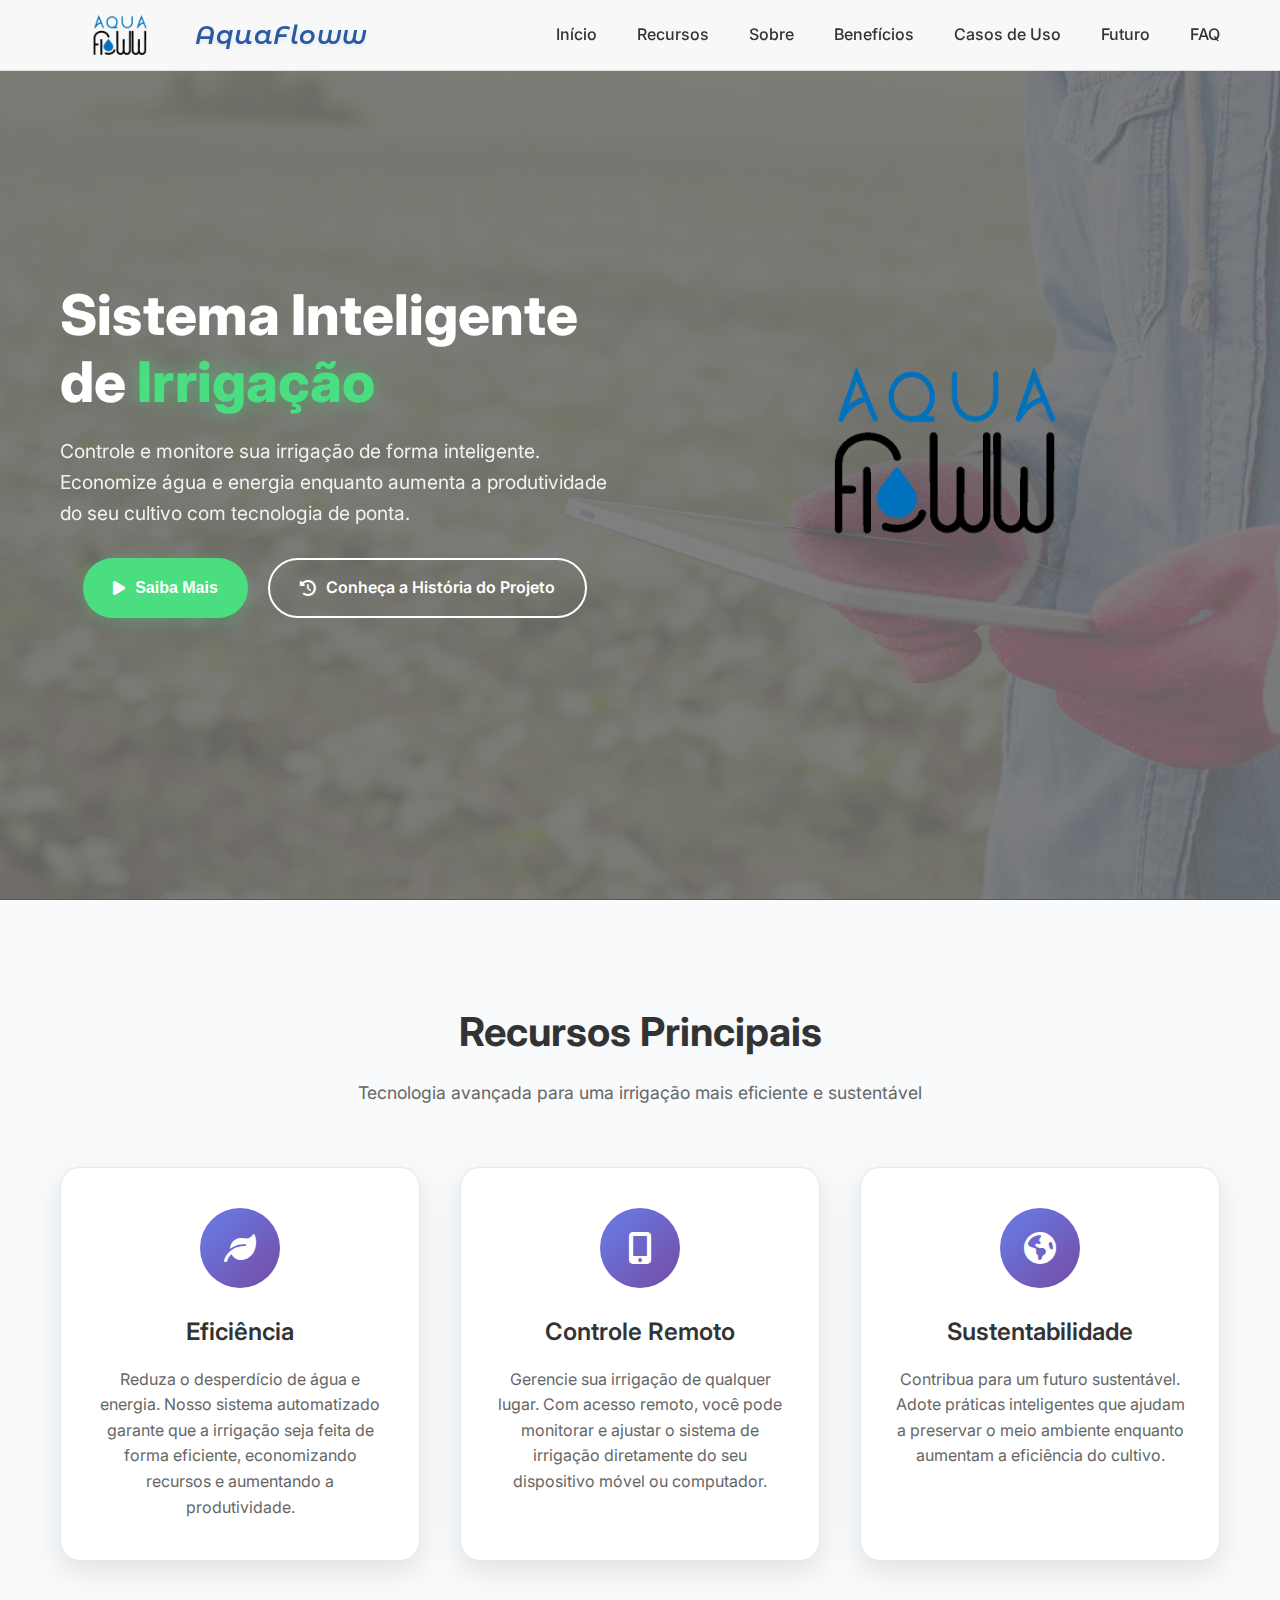
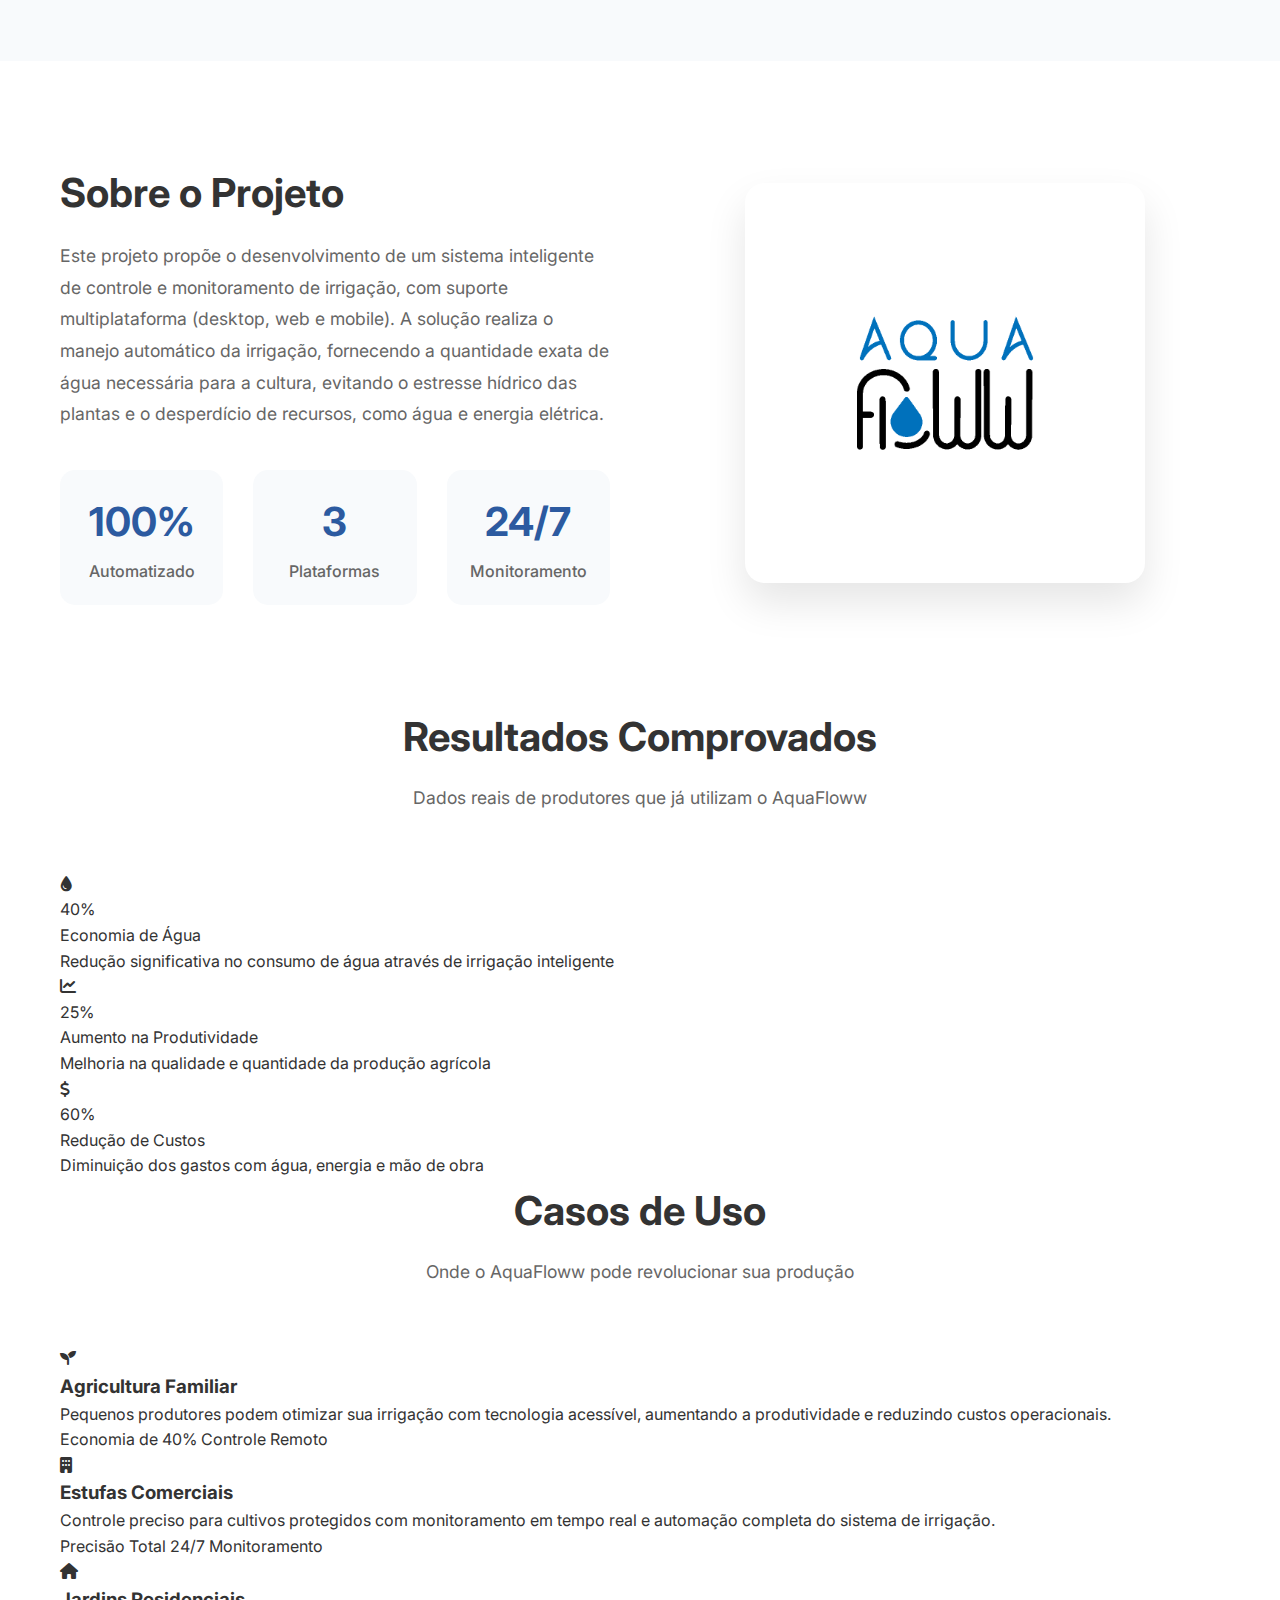
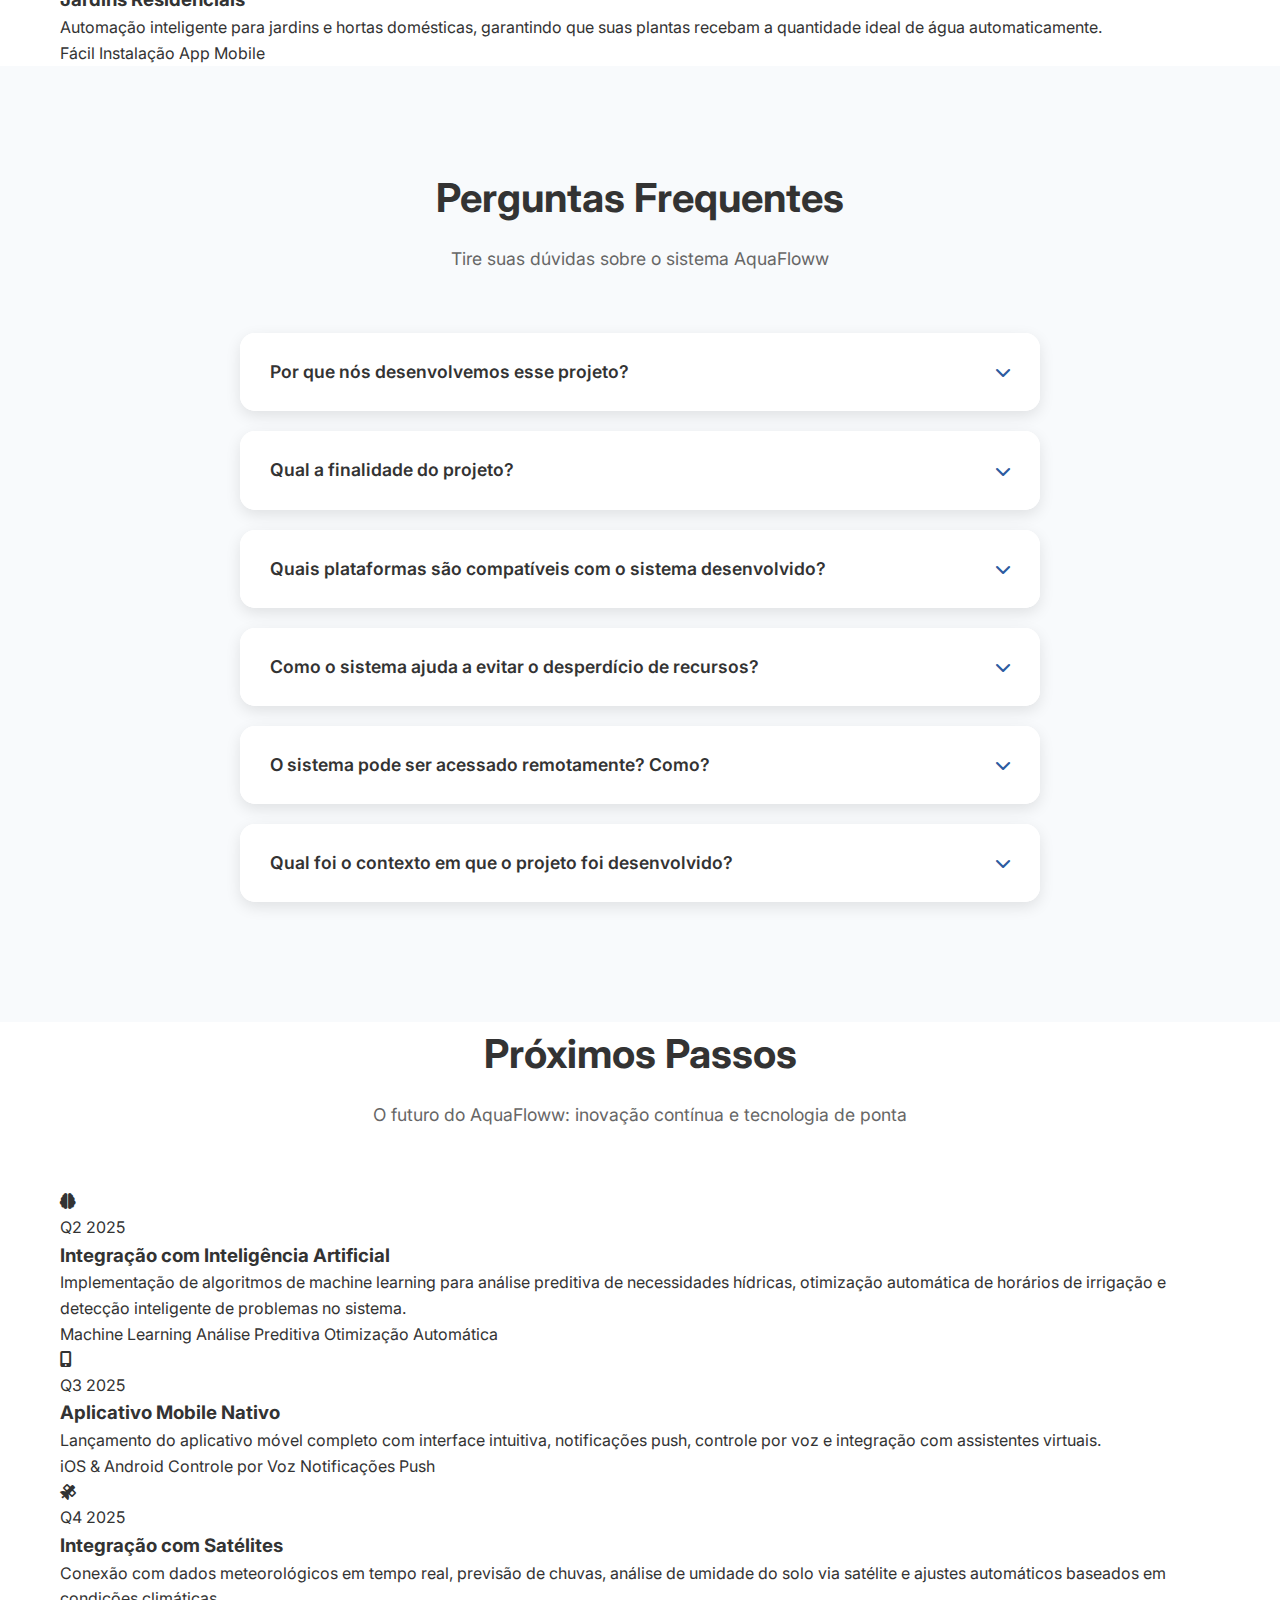
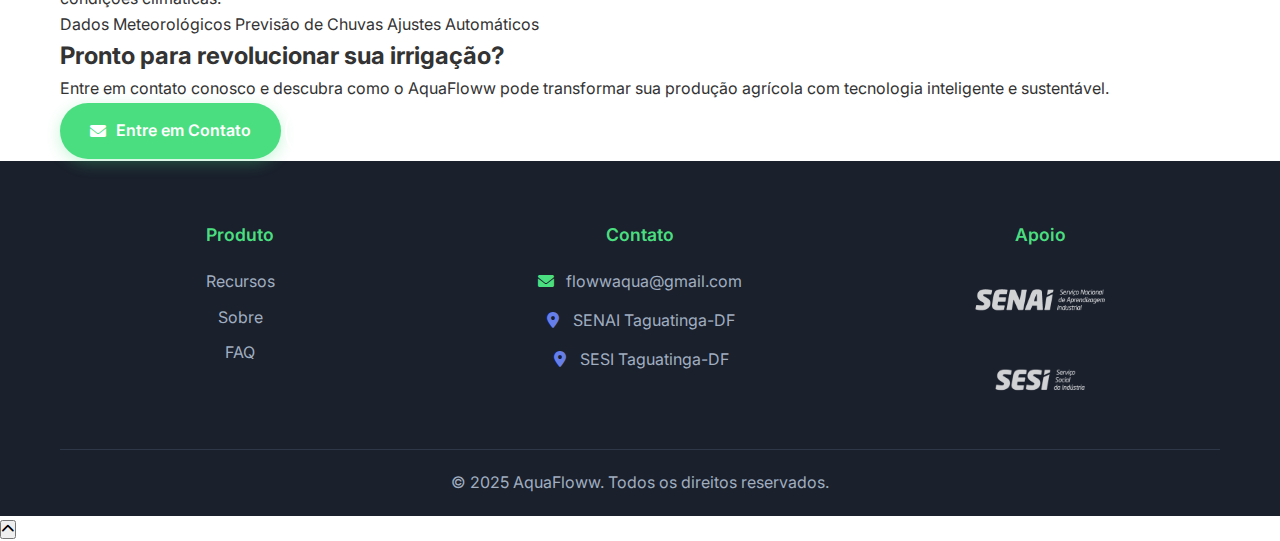
<file: index.html>
<!DOCTYPE html>
<html lang="pt-BR">
<head>
    <meta charset="UTF-8">
    <meta name="viewport" content="width=device-width, initial-scale=1.0">
    <title>AquaFloww - Sistema Inteligente de Irrigação</title>
    
    <!-- SEO Meta Tags -->
    <meta name="description" content="Sistema inteligente de irrigação AquaFloww - Controle e monitore sua irrigação de forma eficiente, economizando água e energia com tecnologia de ponta.">
    <meta name="keywords" content="irrigação inteligente, sistema de irrigação, agricultura sustentável, economia de água, automação agrícola">
    <meta name="author" content="AquaFloww Team">
    <meta name="robots" content="index, follow">
    
    <!-- Open Graph para redes sociais -->
    <meta property="og:title" content="AquaFloww - Sistema Inteligente de Irrigação">
    <meta property="og:description" content="Controle e monitore sua irrigação de forma inteligente. Economize água e energia enquanto aumenta a produtividade do seu cultivo.">
    <meta property="og:image" content="./static/imgs/logo.png">
    <meta property="og:url" content="https://seu-dominio.com">
    <meta property="og:type" content="website">
    
    <!-- Twitter Card -->
    <meta name="twitter:card" content="summary_large_image">
    <meta name="twitter:title" content="AquaFloww - Sistema Inteligente de Irrigação">
    <meta name="twitter:description" content="Sistema inteligente de irrigação para agricultura sustentável">
    <meta name="twitter:image" content="./static/imgs/logo.png">
    <link rel="icon" type="image/png" href="./static/favicon.ico/favicon-96x96.png" sizes="96x96" />
    <link rel="icon" type="image/svg+xml" href="./static/favicon.ico/favicon.svg" />
    <link rel="shortcut icon" href="./static/favicon.ico/favicon.ico" />
    <link rel="apple-touch-icon" sizes="180x180" href="./static/favicon.ico/apple-touch-icon.png" />
    <link rel="manifest" href="./static/favicon.ico/site.webmanifest" />
    <link rel="stylesheet" href="static/css/estilos.css">
    <link href="https://fonts.googleapis.com/css2?family=Inter:wght@300;400;500;600;700;800&display=swap" rel="stylesheet">
    <link rel="preconnect" href="https://fonts.googleapis.com">
    <link rel="preconnect" href="https://fonts.gstatic.com" crossorigin>
    <link href="https://fonts.googleapis.com/css2?family=Montserrat+Alternates:ital,wght@0,100;0,200;0,300;0,400;0,500;0,600;0,700;0,800;0,900;1,100;1,200;1,300;1,400;1,500;1,600;1,700;1,800;1,900&display=swap" rel="stylesheet">
    <link rel="stylesheet" href="https://cdnjs.cloudflare.com/ajax/libs/font-awesome/6.0.0/css/all.min.css">
    
    <!-- Preload critical resources -->
    <link rel="preload" href="./static/imgs/logo.png" as="image">
    <link rel="preload" href="./static/imgs/fundo2.png" as="image">
    <link rel="preload" href="static/css/estilos.css" as="style">
</head>
<body>
    <!-- Navigation -->
    <nav class="navbar" role="navigation" aria-label="Navegação principal">
        <div class="nav-container">
            <div class="nav-brand">
                <img src="./static/imgs/logo.png" alt="AquaFloww Logo" class="nav-logo">
                <span class="brand-text">AquaFloww</span>
            </div>
            <div class="nav-menu" id="nav-menu" role="menubar">
                <a href="#home" class="nav-link active" role="menuitem" data-section="home">Início</a>
                <a href="#features" class="nav-link" role="menuitem" data-section="features">Recursos</a>
                <a href="#about" class="nav-link" role="menuitem" data-section="about">Sobre</a>
                <a href="#benefits" class="nav-link" role="menuitem" data-section="benefits">Benefícios</a>
                <a href="#use-cases" class="nav-link" role="menuitem" data-section="use-cases">Casos de Uso</a>
                <a href="#roadmap" class="nav-link" role="menuitem" data-section="roadmap">Futuro</a>
                <a href="#faq" class="nav-link" role="menuitem" data-section="faq">FAQ</a>
            </div>
            <div class="nav-toggle" id="nav-toggle" aria-label="Abrir menu" aria-expanded="false" role="button" tabindex="0">
                <span class="bar" aria-hidden="true"></span>
                <span class="bar" aria-hidden="true"></span>
                <span class="bar" aria-hidden="true"></span>
            </div>
        </div>
    </nav>
    
    <!-- Reading Progress Bar -->
    <div id="reading-progress" class="reading-progress"></div>
    
    <!-- Animated Background Particles -->
    <div id="particles-container" class="particles-container">
        <div class="particle"></div>
        <div class="particle"></div>
        <div class="particle"></div>
        <div class="particle"></div>
        <div class="particle"></div>
        <div class="particle"></div>
        <div class="particle"></div>
        <div class="particle"></div>
    </div>

    <!-- Main Content -->
    <main>
        <!-- Hero Section -->
        <section id="home" class="hero" role="banner">
        <div class="hero-background">
            <img src="./static/imgs/fundo2.png" alt="Background" class="hero-bg">
        </div>
        <div class="hero-overlay"></div>
        <div class="container">
            <div class="hero-content">
                <div class="hero-text">
                    <h1 class="hero-title">
                        Sistema Inteligente de 
                        <span class="highlight">Irrigação</span>
                    </h1>
                    <p class="hero-description">
                        Controle e monitore sua irrigação de forma inteligente. 
                        Economize água e energia enquanto aumenta a produtividade 
                        do seu cultivo com tecnologia de ponta.
                    </p>
                    <div class="hero-buttons">
                        <button class="btn btn-primary" onclick="scrollToFeatures()" aria-label="Saiba mais sobre os recursos do sistema">
                            <i class="fas fa-play" aria-hidden="true"></i>
                            Saiba Mais
                        </button>
                        <a href="historia.html" class="btn btn-outline" aria-label="Conheça a história completa do projeto AquaFloww">
                            <i class="fas fa-history" aria-hidden="true"></i>
                            Conheça a História do Projeto
                        </a>
                    </div>
                </div>
                <div class="hero-image">
                    <img src="./static/imgs/logo.png" alt="Sistema AquaFloww de irrigação inteligente" class="hero-logo" loading="lazy">
                </div>
            </div>
        </div>
    </section>

    <!-- Features Section -->
    <section id="features" class="features" role="region" aria-labelledby="features-title">
        <div class="container">
            <div class="section-header">
                <h2 class="section-title" id="features-title">Recursos Principais</h2>
                <p class="section-subtitle">
                    Tecnologia avançada para uma irrigação mais eficiente e sustentável
                </p>
            </div>
            <div class="features-grid">
                <div class="feature-card">
                    <div class="feature-icon">
                        <i class="fas fa-leaf"></i>
                    </div>
                    <h3 class="feature-title">Eficiência</h3>
                    <p class="feature-description">
                        Reduza o desperdício de água e energia. Nosso sistema automatizado 
                        garante que a irrigação seja feita de forma eficiente, economizando 
                        recursos e aumentando a produtividade.
                    </p>
                </div>
                <div class="feature-card">
                    <div class="feature-icon">
                        <i class="fas fa-mobile-alt"></i>
                    </div>
                    <h3 class="feature-title">Controle Remoto</h3>
                    <p class="feature-description">
                        Gerencie sua irrigação de qualquer lugar. Com acesso remoto, 
                        você pode monitorar e ajustar o sistema de irrigação diretamente 
                        do seu dispositivo móvel ou computador.
                    </p>
                </div>
                <div class="feature-card">
                    <div class="feature-icon">
                        <i class="fas fa-globe-americas"></i>
                    </div>
                    <h3 class="feature-title">Sustentabilidade</h3>
                    <p class="feature-description">
                        Contribua para um futuro sustentável. Adote práticas inteligentes 
                        que ajudam a preservar o meio ambiente enquanto aumentam a 
                        eficiência do cultivo.
                    </p>
                </div>
            </div>
        </div>
    </section>

    <!-- About Section -->
    <section id="about" class="about" role="region" aria-labelledby="about-title">
        <div class="container">
            <div class="about-content">
                <div class="about-text">
                    <h2 class="section-title" id="about-title">Sobre o Projeto</h2>
                    <p class="about-description">
                        Este projeto propõe o desenvolvimento de um sistema inteligente de 
                        controle e monitoramento de irrigação, com suporte multiplataforma 
                        (desktop, web e mobile). A solução realiza o manejo automático da 
                        irrigação, fornecendo a quantidade exata de água necessária para a 
                        cultura, evitando o estresse hídrico das plantas e o desperdício de 
                        recursos, como água e energia elétrica.
                    </p>
                    <div class="stats">
                        <div class="stat">
                            <div class="stat-number">100%</div>
                            <div class="stat-label">Automatizado</div>
                        </div>
                        <div class="stat">
                            <div class="stat-number">3</div>
                            <div class="stat-label">Plataformas</div>
                        </div>
                        <div class="stat">
                            <div class="stat-number">24/7</div>
                            <div class="stat-label">Monitoramento</div>
                        </div>
                    </div>
                </div>
                <div class="about-image">
                    <img src="./static/imgs/logo.png" alt="Sistema AquaFloww de controle de irrigação" class="about-logo" loading="lazy">
                </div>
            </div>
        </div>
    </section>

    <!-- Benefits Section -->
    <section id="benefits" class="benefits" role="region" aria-labelledby="benefits-title">
        <div class="container">
            <div class="section-header">
                <h2 class="section-title" id="benefits-title">Resultados Comprovados</h2>
                <p class="section-subtitle">
                    Dados reais de produtores que já utilizam o AquaFloww
                </p>
            </div>
            <div class="benefits-grid">
                <div class="benefit-item">
                    <div class="benefit-icon">
                        <i class="fas fa-tint" aria-hidden="true"></i>
                    </div>
                    <div class="benefit-number">40%</div>
                    <div class="benefit-label">Economia de Água</div>
                    <p class="benefit-description">Redução significativa no consumo de água através de irrigação inteligente</p>
                </div>
                <div class="benefit-item">
                    <div class="benefit-icon">
                        <i class="fas fa-chart-line" aria-hidden="true"></i>
                    </div>
                    <div class="benefit-number">25%</div>
                    <div class="benefit-label">Aumento na Produtividade</div>
                    <p class="benefit-description">Melhoria na qualidade e quantidade da produção agrícola</p>
                </div>
                <div class="benefit-item">
                    <div class="benefit-icon">
                        <i class="fas fa-dollar-sign" aria-hidden="true"></i>
                    </div>
                    <div class="benefit-number">60%</div>
                    <div class="benefit-label">Redução de Custos</div>
                    <p class="benefit-description">Diminuição dos gastos com água, energia e mão de obra</p>
                </div>
            </div>
        </div>
    </section>

    <!-- Use Cases Section -->
    <section id="use-cases" class="use-cases" role="region" aria-labelledby="cases-title">
        <div class="container">
            <div class="section-header">
                <h2 class="section-title" id="cases-title">Casos de Uso</h2>
                <p class="section-subtitle">
                    Onde o AquaFloww pode revolucionar sua produção
                </p>
            </div>
            <div class="cases-grid">
                <div class="case-item">
                    <div class="case-icon">
                        <i class="fas fa-seedling" aria-hidden="true"></i>
                    </div>
                    <h3 class="case-title">Agricultura Familiar</h3>
                    <p class="case-description">
                        Pequenos produtores podem otimizar sua irrigação com tecnologia acessível, 
                        aumentando a produtividade e reduzindo custos operacionais.
                    </p>
                    <div class="case-benefits">
                        <span class="benefit-tag">Economia de 40%</span>
                        <span class="benefit-tag">Controle Remoto</span>
                    </div>
                </div>
                <div class="case-item">
                    <div class="case-icon">
                        <i class="fas fa-building" aria-hidden="true"></i>
                    </div>
                    <h3 class="case-title">Estufas Comerciais</h3>
                    <p class="case-description">
                        Controle preciso para cultivos protegidos com monitoramento em tempo real 
                        e automação completa do sistema de irrigação.
                    </p>
                    <div class="case-benefits">
                        <span class="benefit-tag">Precisão Total</span>
                        <span class="benefit-tag">24/7 Monitoramento</span>
                    </div>
                </div>
                <div class="case-item">
                    <div class="case-icon">
                        <i class="fas fa-home" aria-hidden="true"></i>
                    </div>
                    <h3 class="case-title">Jardins Residenciais</h3>
                    <p class="case-description">
                        Automação inteligente para jardins e hortas domésticas, garantindo que 
                        suas plantas recebam a quantidade ideal de água automaticamente.
                    </p>
                    <div class="case-benefits">
                        <span class="benefit-tag">Fácil Instalação</span>
                        <span class="benefit-tag">App Mobile</span>
                    </div>
                </div>
            </div>
        </div>
    </section>

    <!-- FAQ Section -->
    <section id="faq" class="faq" role="region" aria-labelledby="faq-title">
        <div class="container">
            <div class="section-header">
                <h2 class="section-title" id="faq-title">Perguntas Frequentes</h2>
                <p class="section-subtitle">
                    Tire suas dúvidas sobre o sistema AquaFloww
                </p>
            </div>
            <div class="faq-container">
                <div class="faq-item">
                    <div class="faq-question" role="button" tabindex="0" aria-expanded="false" aria-controls="faq-answer-1">
                        <h3 id="faq-question-1">Por que nós desenvolvemos esse projeto?</h3>
                        <i class="fas fa-chevron-down" aria-hidden="true"></i>
                    </div>
                    <div class="faq-answer" id="faq-answer-1" role="region" aria-labelledby="faq-question-1">
                        <p>Para resolver o problema de desperdício de água e energia na irrigação, 
                        consequentemente tornando um cultivo mais eficiente.</p>
                    </div>
                </div>
                <div class="faq-item">
                    <div class="faq-question" role="button" tabindex="0" aria-expanded="false" aria-controls="faq-answer-2">
                        <h3 id="faq-question-2">Qual a finalidade do projeto?</h3>
                        <i class="fas fa-chevron-down" aria-hidden="true"></i>
                    </div>
                    <div class="faq-answer" id="faq-answer-2" role="region" aria-labelledby="faq-question-2">
                        <p>Criar um sistema para controle e monitoramento de irrigação com suporte 
                        multiplataforma para desktop, web e aplicativo móvel.</p>
                    </div>
                </div>
                <div class="faq-item">
                    <div class="faq-question" role="button" tabindex="0" aria-expanded="false" aria-controls="faq-answer-3">
                        <h3 id="faq-question-3">Quais plataformas são compatíveis com o sistema desenvolvido?</h3>
                        <i class="fas fa-chevron-down" aria-hidden="true"></i>
                    </div>
                    <div class="faq-answer" id="faq-answer-3" role="region" aria-labelledby="faq-question-3">
                        <p>O sistema desenvolvido foi projetado com foco em acessibilidade, desempenho 
                        e versatilidade, sendo compatível com diversas plataformas para atender às 
                        mais variadas necessidades dos usuários. Atualmente, ele é totalmente funcional 
                        nos principais sistemas operacionais, incluindo Windows, macOS e Linux, tanto 
                        para uso em desktops quanto notebooks. Além disso, o sistema possui uma versão 
                        responsiva e otimizada para dispositivos móveis, garantindo compatibilidade 
                        com Android e iOS, seja por meio de aplicativo dedicado ou acesso via navegador. 
                        Também é possível integrá-lo a ambientes web, o que permite seu uso em qualquer 
                        dispositivo com acesso à internet, sem a necessidade de instalação local. Essa 
                        ampla compatibilidade garante flexibilidade e facilidade de uso, independentemente 
                        da plataforma utilizada pelo cliente ou pela equipe técnica.</p>
                    </div>
                </div>
                <div class="faq-item">
                    <div class="faq-question" role="button" tabindex="0" aria-expanded="false" aria-controls="faq-answer-4">
                        <h3 id="faq-question-4">Como o sistema ajuda a evitar o desperdício de recursos?</h3>
                        <i class="fas fa-chevron-down" aria-hidden="true"></i>
                    </div>
                    <div class="faq-answer" id="faq-answer-4" role="region" aria-labelledby="faq-question-4">
                        <p>Ao fornecer apenas a quantidade de água necessária, evita o estresse hídrico 
                        e o uso excessivo de água e energia elétrica.</p>
                    </div>
                </div>
                <div class="faq-item">
                    <div class="faq-question" role="button" tabindex="0" aria-expanded="false" aria-controls="faq-answer-5">
                        <h3 id="faq-question-5">O sistema pode ser acessado remotamente? Como?</h3>
                        <i class="fas fa-chevron-down" aria-hidden="true"></i>
                    </div>
                    <div class="faq-answer" id="faq-answer-5" role="region" aria-labelledby="faq-question-5">
                        <p>Sim, via internet, por computador ou dispositivo móvel.</p>
                    </div>
                </div>
                <div class="faq-item">
                    <div class="faq-question" role="button" tabindex="0" aria-expanded="false" aria-controls="faq-answer-6">
                        <h3 id="faq-question-6">Qual foi o contexto em que o projeto foi desenvolvido?</h3>
                        <i class="fas fa-chevron-down" aria-hidden="true"></i>
                    </div>
                    <div class="faq-answer" id="faq-answer-6" role="region" aria-labelledby="faq-question-6">
                        <p>Como parte de uma iniciação científica com foco em inovação tecnológica 
                        aplicada ao campo.</p>
                    </div>
                </div>
            </div>
        </div>
    </section>

    <!-- Roadmap Section -->
    <section id="roadmap" class="roadmap" role="region" aria-labelledby="roadmap-title">
        <div class="container">
            <div class="section-header">
                <h2 class="section-title" id="roadmap-title">Próximos Passos</h2>
                <p class="section-subtitle">
                    O futuro do AquaFloww: inovação contínua e tecnologia de ponta
                </p>
            </div>
            <div class="roadmap-timeline">
                <div class="roadmap-item">
                    <div class="roadmap-marker">
                        <div class="roadmap-icon">
                            <i class="fas fa-brain" aria-hidden="true"></i>
                        </div>
                        <div class="roadmap-date">Q2 2025</div>
                    </div>
                    <div class="roadmap-content">
                        <h3 class="roadmap-title">Integração com Inteligência Artificial</h3>
                        <p class="roadmap-description">
                            Implementação de algoritmos de machine learning para análise preditiva de necessidades hídricas, 
                            otimização automática de horários de irrigação e detecção inteligente de problemas no sistema.
                        </p>
                        <div class="roadmap-features">
                            <span class="feature-tag">Machine Learning</span>
                            <span class="feature-tag">Análise Preditiva</span>
                            <span class="feature-tag">Otimização Automática</span>
                        </div>
                    </div>
                </div>
                
                <div class="roadmap-item">
                    <div class="roadmap-marker">
                        <div class="roadmap-icon">
                            <i class="fas fa-mobile-alt" aria-hidden="true"></i>
                        </div>
                        <div class="roadmap-date">Q3 2025</div>
                    </div>
                    <div class="roadmap-content">
                        <h3 class="roadmap-title">Aplicativo Mobile Nativo</h3>
                        <p class="roadmap-description">
                            Lançamento do aplicativo móvel completo com interface intuitiva, notificações push, 
                            controle por voz e integração com assistentes virtuais.
                        </p>
                        <div class="roadmap-features">
                            <span class="feature-tag">iOS & Android</span>
                            <span class="feature-tag">Controle por Voz</span>
                            <span class="feature-tag">Notificações Push</span>
                        </div>
                    </div>
                </div>
                
                <div class="roadmap-item">
                    <div class="roadmap-marker">
                        <div class="roadmap-icon">
                            <i class="fas fa-satellite" aria-hidden="true"></i>
                        </div>
                        <div class="roadmap-date">Q4 2025</div>
                    </div>
                    <div class="roadmap-content">
                        <h3 class="roadmap-title">Integração com Satélites</h3>
                        <p class="roadmap-description">
                            Conexão com dados meteorológicos em tempo real, previsão de chuvas, 
                            análise de umidade do solo via satélite e ajustes automáticos baseados em condições climáticas.
                        </p>
                        <div class="roadmap-features">
                            <span class="feature-tag">Dados Meteorológicos</span>
                            <span class="feature-tag">Previsão de Chuvas</span>
                            <span class="feature-tag">Ajustes Automáticos</span>
                        </div>
                    </div>
                </div>
            </div>
        </div>
    </section>

    <!-- Call to Action Section -->
    <section id="cta" class="cta" role="region" aria-labelledby="cta-title">
        <div class="container">
            <div class="cta-content">
                <h2 id="cta-title">Pronto para revolucionar sua irrigação?</h2>
                <p>Entre em contato conosco e descubra como o AquaFloww pode transformar sua produção agrícola com tecnologia inteligente e sustentável.</p>
                <div class="cta-buttons">
                    <a href="mailto:flowwaqua@gmail.com" class="btn btn-primary" aria-label="Enviar email para contato">
                        <i class="fas fa-envelope" aria-hidden="true"></i>
                        Entre em Contato
                    </a>
                    <a href="historia.html" class="btn btn-outline" aria-label="Conhecer a história completa do projeto">
                        <i class="fas fa-book" aria-hidden="true"></i>
                        Conheça Nossa História
                    </a>
                </div>
            </div>
        </div>
    </section>
    </main>

    <!-- Footer -->
    <footer class="footer">
        <div class="container">
            <div class="footer-content">
                <div class="footer-links">
                    <div class="footer-column">
                        <h4>Produto</h4>
                        <ul>
                            <li><a href="#features">Recursos</a></li>
                            <li><a href="#about">Sobre</a></li>
                            <li><a href="#faq">FAQ</a></li>
                        </ul>
                    </div>
                    <div class="footer-column">
                        <h4>Contato</h4>
                        <div class="contact-info">
                            <p><i class="fas fa-envelope"></i> flowwaqua@gmail.com</p>
                            <p><i class="fas fa-map-marker-alt"></i> SENAI Taguatinga-DF</p>
                            <p><i class="fas fa-map-marker-alt"></i> SESI Taguatinga-DF</p>
                        </div>
                    </div>
                    <div class="footer-column">
                        <h4>Apoio</h4>
                        <div class="support-logos">
                            <img src="./static/imgs/SENAI_logo_2024.png" alt="SENAI" class="support-logo">
                            <img src="./static/imgs/SESI_logo_2024.png" alt="SESI" class="support-logo">
                        </div>
                    </div>
                </div>
            </div>
            <div class="footer-bottom">
                <p>&copy; 2025 AquaFloww. Todos os direitos reservados.</p>
            </div>
        </div>
    </footer>

    <!-- Back to Top Button -->
    <button id="back-to-top" class="back-to-top" aria-label="Voltar ao topo da página" title="Voltar ao topo">
        <i class="fas fa-chevron-up" aria-hidden="true"></i>
    </button>

    <script src="static/js/script.js"></script>
</body>
</html>
</file>
<file: static/css/estilos.css>
/* Reset e Base */
* {
    margin: 0;
    padding: 0;
    box-sizing: border-box;
}

html {
    scroll-behavior: smooth;
}

body {
    font-family: 'Inter', sans-serif;
    line-height: 1.6;
    color: #333;
    overflow-x: hidden;
}

.container {
    max-width: 1200px;
    margin: 0 auto;
    padding: 0 20px;
}

/* Navigation */
.navbar {
    position: fixed;
    top: 0;
    left: 0;
    right: 0;
    background: rgba(255, 255, 255, 0.95);
    backdrop-filter: blur(20px);
    border-bottom: 1px solid rgba(0, 0, 0, 0.1);
    z-index: 1000;
    transition: all 0.3s ease;
}

.nav-container {
    max-width: 1200px;
    margin: 0 auto;
    padding: 0 20px;
    display: flex;
    justify-content: space-between;
    align-items: center;
    height: 70px;
}

.nav-brand {
    display: flex;
    align-items: center;
    gap: 15px;
}

.nav-logo {
    height: 120px;
    width: auto;
}

.brand-text {
    font-size: 1.6rem;
    font-weight: 600;
    color: #2c5aa0;
    letter-spacing: 0.5px;
    text-shadow: 0 2px 4px rgba(44, 90, 160, 0.1);
    font-family: "Montserrat Alternates", sans-serif;
    font-style: italic;
}

.nav-menu {
    display: flex;
    gap: 40px;
    list-style: none;
}

.nav-link {
    text-decoration: none;
    color: #333;
    font-weight: 500;
    transition: color 0.3s ease;
    position: relative;
}

.nav-link:hover {
    color: #4ade80;
}

.nav-link::after {
    content: '';
    position: absolute;
    bottom: -5px;
    left: 0;
    width: 0;
    height: 2px;
    background: #4ade80;
    transition: width 0.3s ease;
}

.nav-link:hover::after {
    width: 100%;
}

.nav-toggle {
    display: none;
    flex-direction: column;
    cursor: pointer;
}

.bar {
    width: 25px;
    height: 3px;
    background: #333;
    margin: 3px 0;
    transition: 0.3s;
    border-radius: 2px;
}

/* Hero Section */
.hero {
    min-height: 100vh;
    display: flex;
    align-items: center;
    position: relative;
    overflow: hidden;
}

.hero-background {
    position: absolute;
    top: 0;
    left: 0;
    width: 100%;
    height: 100%;
    z-index: 1;
}

.hero-bg {
    width: 100%;
    height: 100%;
    object-fit: cover;
    opacity: 0.3;
}

.hero-overlay {
    position: absolute;
    top: 0;
    left: 0;
    width: 100%;
    height: 100%;
    background: rgba(0, 0, 0, 0.5);
    z-index: 2;
}

.hero-content {
    position: relative;
    z-index: 3;
    display: grid;
    grid-template-columns: 1fr 1fr;
    gap: 60px;
    align-items: center;
    padding: 100px 0;
}

.hero-text {
    color: white;
}

.hero-title {
    font-size: 3.5rem;
    font-weight: 800;
    line-height: 1.2;
    margin-bottom: 20px;
}

.highlight {
    color: #4ade80;
    text-shadow: 0 0 20px rgba(74, 222, 128, 0.5);
}

.hero-description {
    font-size: 1.2rem;
    margin-bottom: 30px;
    opacity: 0.9;
    line-height: 1.6;
}

.hero-buttons {
    display: flex;
    justify-content: center;
    gap: 20px;
}

.btn {
    padding: 15px 30px;
    border: none;
    border-radius: 50px;
    font-size: 1rem;
    font-weight: 600;
    cursor: pointer;
    transition: all 0.3s ease;
    text-decoration: none;
    display: inline-flex;
    align-items: center;
    gap: 10px;
    text-align: center;
}

.btn-primary {
    background: #4ade80;
    color: white;
    box-shadow: 0 4px 15px rgba(74, 222, 128, 0.3);
}

.btn-primary:hover {
    background: #22c55e;
    transform: translateY(-2px);
    box-shadow: 0 6px 20px rgba(74, 222, 128, 0.4);
}

.btn-outline {
    background: transparent;
    color: white;
    border: 2px solid white;
}

.btn-outline:hover {
    background: white;
    color: #333;
    transform: translateY(-2px);
}

.hero-image {
    display: flex;
    justify-content: center;
    align-items: center;
}

.hero-logo {
    max-width: 100%;
    height: auto;
    max-height: 500px;
    filter: drop-shadow(0 20px 40px rgba(0, 0, 0, 0.3));
    animation: float 6s ease-in-out infinite;
}

@keyframes float {
    0%, 100% { transform: translateY(0px); }
    50% { transform: translateY(-20px); }
}

/* Section Headers */
.section-header {
    text-align: center;
    margin-bottom: 60px;
}

.section-title {
    font-size: 2.5rem;
    font-weight: 700;
    color: #333;
    margin-bottom: 15px;
}

.section-subtitle {
    font-size: 1.1rem;
    color: #666;
    max-width: 600px;
    margin: 0 auto;
}

/* Features Section */
.features {
    padding: 100px 0;
    background: #f8fafc;
}

.features-grid {
    display: grid;
    grid-template-columns: repeat(auto-fit, minmax(300px, 1fr));
    gap: 40px;
}

.feature-card {
    background: white;
    padding: 40px 30px;
    border-radius: 20px;
    text-align: center;
    box-shadow: 0 10px 30px rgba(0, 0, 0, 0.1);
    transition: all 0.3s ease;
    border: 1px solid #e2e8f0;
}

.feature-card:hover {
    transform: translateY(-10px);
    box-shadow: 0 20px 40px rgba(0, 0, 0, 0.15);
}

.feature-icon {
    width: 80px;
    height: 80px;
    background: linear-gradient(135deg, #667eea 0%, #764ba2 100%);
    border-radius: 50%;
    display: flex;
    align-items: center;
    justify-content: center;
    margin: 0 auto 25px;
    font-size: 2rem;
    color: white;
}

.feature-title {
    font-size: 1.5rem;
    font-weight: 600;
    color: #333;
    margin-bottom: 15px;
}

.feature-description {
    color: #666;
    line-height: 1.6;
}

/* About Section */
.about {
    padding: 100px 0;
    background: white;
}

.about-content {
    display: grid;
    grid-template-columns: 1fr 1fr;
    gap: 60px;
    align-items: center;
}

.about-description {
    font-size: 1.1rem;
    color: #666;
    line-height: 1.8;
    margin-bottom: 40px;
}

.stats {
    display: grid;
    grid-template-columns: repeat(3, 1fr);
    gap: 30px;
}

.stat {
    text-align: center;
    padding: 20px;
    background: #f8fafc;
    border-radius: 15px;
}

.stat-number {
    font-size: 2.5rem;
    font-weight: 700;
    color: #2c5aa0;
    margin-bottom: 5px;
}

.stat-label {
    color: #666;
    font-weight: 500;
}

.about-image {
    display: flex;
    justify-content: center;
    align-items: center;
}

.about-logo {
    max-width: 100%;
    height: auto;
    max-height: 400px;
    border-radius: 20px;
    box-shadow: 0 20px 40px rgba(0, 0, 0, 0.1);
}

/* FAQ Section */
.faq {
    padding: 100px 0;
    background: #f8fafc;
}

.faq-container {
    max-width: 800px;
    margin: 0 auto;
}

.faq-item {
    background: white;
    margin-bottom: 20px;
    border-radius: 15px;
    overflow: hidden;
    box-shadow: 0 5px 15px rgba(0, 0, 0, 0.1);
    transition: all 0.3s ease;
}

.faq-item:hover {
    box-shadow: 0 10px 25px rgba(0, 0, 0, 0.15);
}

.faq-question {
    padding: 25px 30px;
    cursor: pointer;
    display: flex;
    justify-content: space-between;
    align-items: center;
    background: white;
    transition: background 0.3s ease;
}

.faq-question:hover {
    background: #f8fafc;
}

.faq-question h3 {
    font-size: 1.1rem;
    font-weight: 600;
    color: #333;
    margin: 0;
}

.faq-question i {
    color: #2c5aa0;
    transition: transform 0.3s ease;
}

.faq-item.active .faq-question i {
    transform: rotate(180deg);
}

.faq-answer {
    padding: 0 30px;
    max-height: 0;
    overflow: hidden;
    transition: all 0.3s ease;
}

.faq-item.active .faq-answer {
    padding: 0 30px 25px;
    max-height: 1000px;
}

.faq-answer p {
    color: #666;
    line-height: 1.6;
    margin: 0;
}

/* Footer */
.footer {
    background: #1a202c;
    color: white;
    padding: 60px 0 20px;
}

.footer-content {
    display: grid;
    grid-template-columns: 1fr;
    gap: 40px;
    margin-bottom: 40px;
}

.footer-brand {
    display: flex;
    flex-direction: column;
    gap: 15px;
}

.footer-logo {
    height: 40px;
    width: auto;
}

.footer-description {
    color: #a0aec0;
    line-height: 1.6;
}

.footer-links {
    display: grid;
    grid-template-columns: repeat(3, 1fr);
    gap: 40px;
    text-align: center;
}

.footer-column h4 {
    font-size: 1.1rem;
    font-weight: 600;
    margin-bottom: 20px;
    color: #4ade80;
}

.footer-column ul {
    list-style: none;
}

.footer-column ul li {
    margin-bottom: 10px;
}

.footer-column ul li a {
    color: #a0aec0;
    text-decoration: none;
    transition: color 0.3s ease;
}

.footer-column ul li a:hover {
    color: white;
}

.contact-info {
    margin-bottom: 20px;
    text-align: center;
}

.contact-info p {
    color: #a0aec0;
    display: flex;
    align-items: center;
    justify-content: center;
    gap: 12px;
    margin-bottom: 15px;
    line-height: 1.5;
}

.contact-info p:last-child {
    margin-bottom: 0;
}

.contact-info i {
    color: #4ade80;
    width: 16px;
    flex-shrink: 0;
}

.contact-info .fa-envelope {
    color: #4ade80;
}

.contact-info .fa-map-marker-alt {
    color: #667eea;
}

.support-logos {
    display: flex;
    flex-direction: column;
    gap: 20px;
    align-items: center;
}

.support-logo {
    height: 60px;
    width: auto;
    max-width: 150px;
    object-fit: contain;
    filter: brightness(0) invert(1);
    opacity: 0.8;
    transition: all 0.3s ease;
}

.support-logo:hover {
    opacity: 1;
    transform: scale(1.05);
}

.social-links {
    display: flex;
    gap: 15px;
}

.social-link {
    width: 40px;
    height: 40px;
    background: #2d3748;
    border-radius: 50%;
    display: flex;
    align-items: center;
    justify-content: center;
    color: white;
    text-decoration: none;
    transition: all 0.3s ease;
}

.social-link:hover {
    background: #4ade80;
    transform: translateY(-2px);
}

.footer-bottom {
    text-align: center;
    padding-top: 20px;
    border-top: 1px solid #2d3748;
    color: #a0aec0;
}

/* Responsive Design */
@media (max-width: 768px) {
    .nav-menu {
        position: fixed;
        left: -100%;
        top: 70px;
        flex-direction: column;
        background-color: white;
        width: 100%;
        text-align: center;
        transition: 0.3s;
        box-shadow: 0 10px 27px rgba(0, 0, 0, 0.05);
        padding: 20px 0;
    }

    .nav-menu.active {
        left: 0;
    }

    .nav-toggle {
        display: flex;
    }

    .nav-toggle.active .bar:nth-child(2) {
        opacity: 0;
    }

    .nav-toggle.active .bar:nth-child(1) {
        transform: translateY(8px) rotate(45deg);
    }

    .nav-toggle.active .bar:nth-child(3) {
        transform: translateY(-8px) rotate(-45deg);
    }

    .hero-content {
        grid-template-columns: 1fr;
        text-align: center;
        gap: 40px;
    }

    .hero-title {
        font-size: 2.5rem;
    }

    .hero-buttons {
        justify-content: center;
        flex-wrap: wrap;
    }

    .about-content {
        grid-template-columns: 1fr;
        gap: 40px;
    }

    .stats {
        grid-template-columns: 1fr;
        gap: 20px;
    }

    .footer-content {
        grid-template-columns: 1fr;
        gap: 40px;
    }

    .footer-links {
        grid-template-columns: 1fr;
        gap: 30px;
    }

    .support-logos {
        flex-direction: row;
        justify-content: center;
        gap: 30px;
    }

    .support-logo {
        height: 50px;
    }

    .section-title {
        font-size: 2rem;
    }

    .features-grid {
        grid-template-columns: 1fr;
    }

    .nav-logo {
        height: 95px;
    }

    .brand-text {
        font-size: 1.4rem;
        letter-spacing: 0.4px;
    }
}

@media (max-width: 480px) {
    .container {
        padding: 0 15px;
    }

    .hero-title {
        font-size: 2rem;
    }

    .hero-description {
        font-size: 1rem;
    }

    .btn {
        padding: 12px 24px;
        font-size: 0.9rem;
    }

    .feature-card {
        padding: 30px 20px;
    }

    .faq-question {
        padding: 20px;
    }

    .faq-answer {
        padding: 0 20px 20px;
        max-height: 0 !important;
        overflow: hidden !important;
    }

    .faq-item.active .faq-answer {
        padding: 0 20px 20px;
        max-height: 2000px;
    }

    .nav-logo {
        height: 100px;
    }

    .brand-text {
        font-size: 1.2rem;
        letter-spacing: 0.3px;
    }

    .support-logo {
        height: 45px;
    }

    .contact-info p {
        gap: 10px;
        margin-bottom: 12px;
        font-size: 0.9rem;
    }

    .faq-answer {
        max-height: 0 !important;
        overflow: hidden !important;
        padding: 0 20px !important;
    }

    .faq-item.active .faq-answer {
        max-height: 2000px !important;
        padding: 0 20px 20px !important;
    }
}

/* Animações */
@keyframes fadeInUp {
    from {
        opacity: 0;
        transform: translateY(30px);
    }
    to {
        opacity: 1;
        transform: translateY(0);
    }
}

.fade-in-up {
    animation: fadeInUp 0.6s ease-out;
}

/* Scrollbar personalizada */
::-webkit-scrollbar {
    width: 8px;
}

::-webkit-scrollbar-track {
    background: #f1f1f1;
}

::-webkit-scrollbar-thumb {
    background: #2c5aa0;
    border-radius: 4px;
}

::-webkit-scrollbar-thumb:hover {
    background: #1e3a8a;
}
</file>
